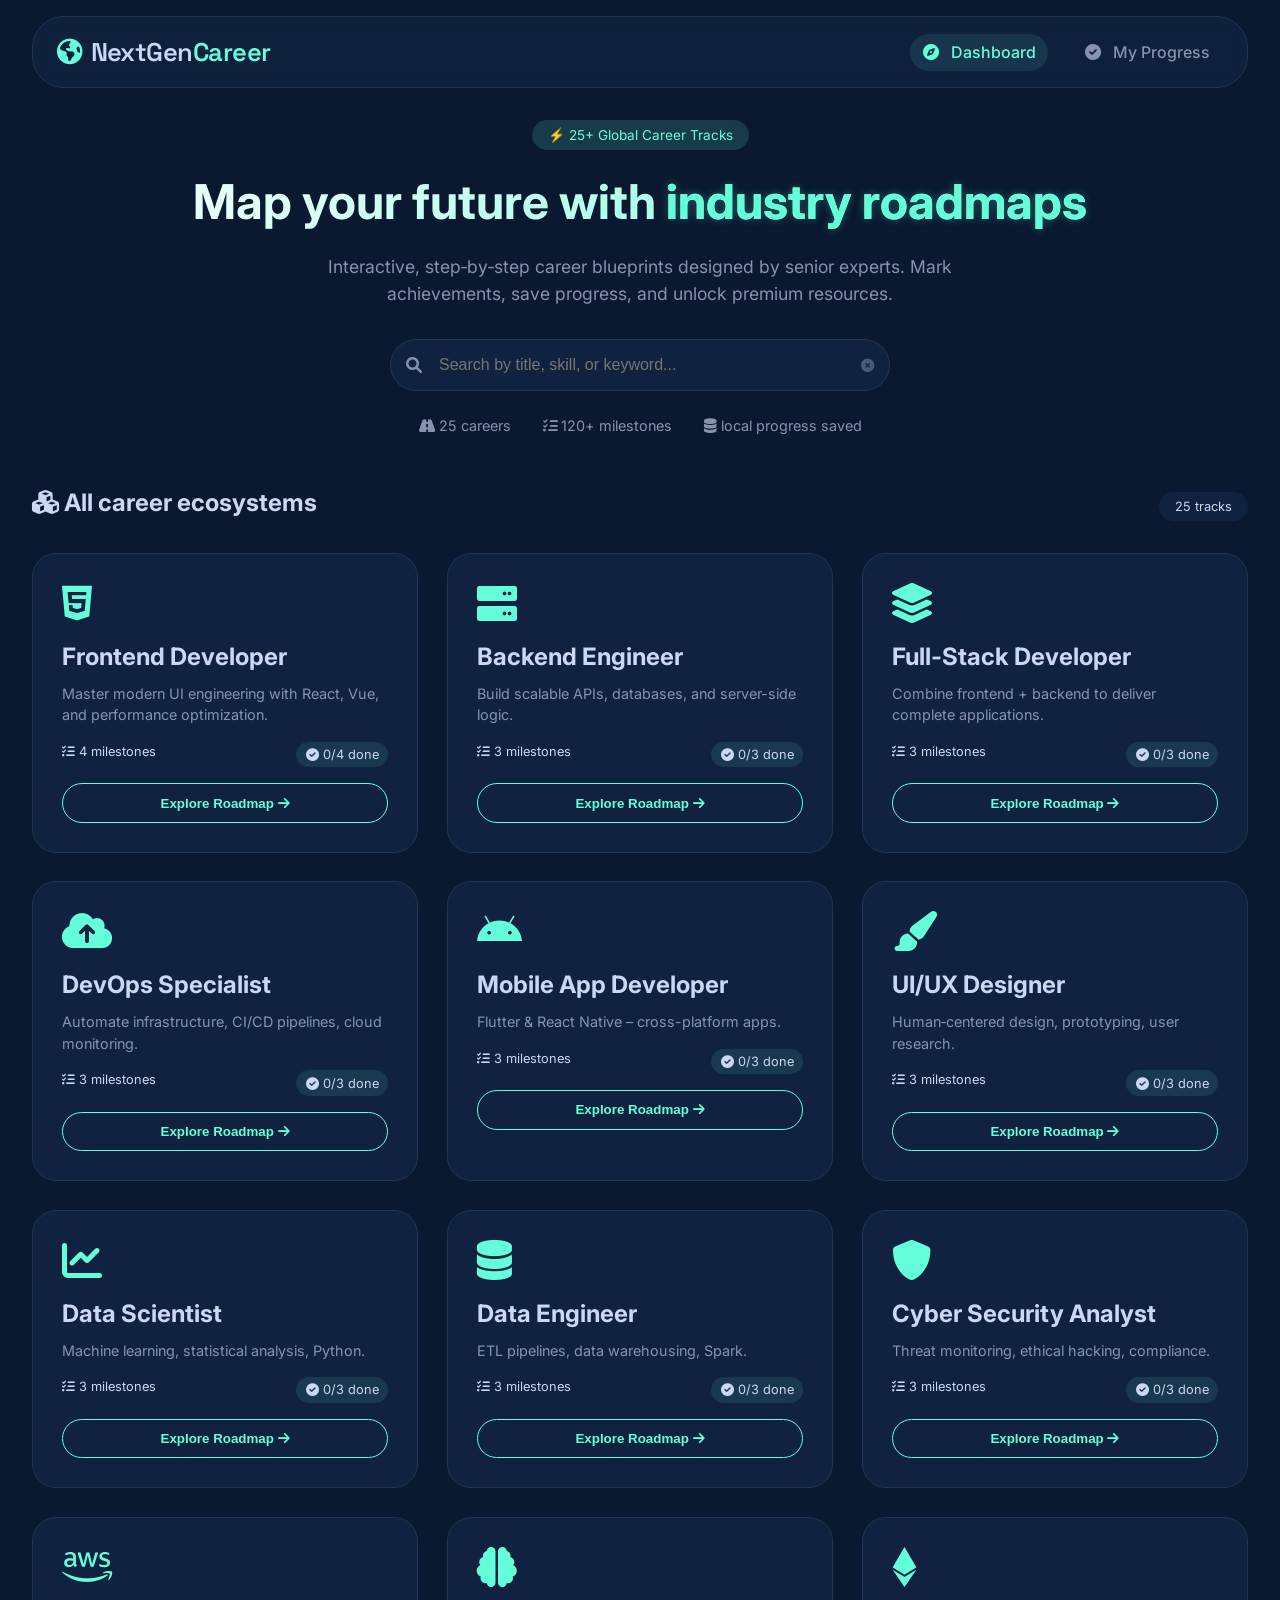
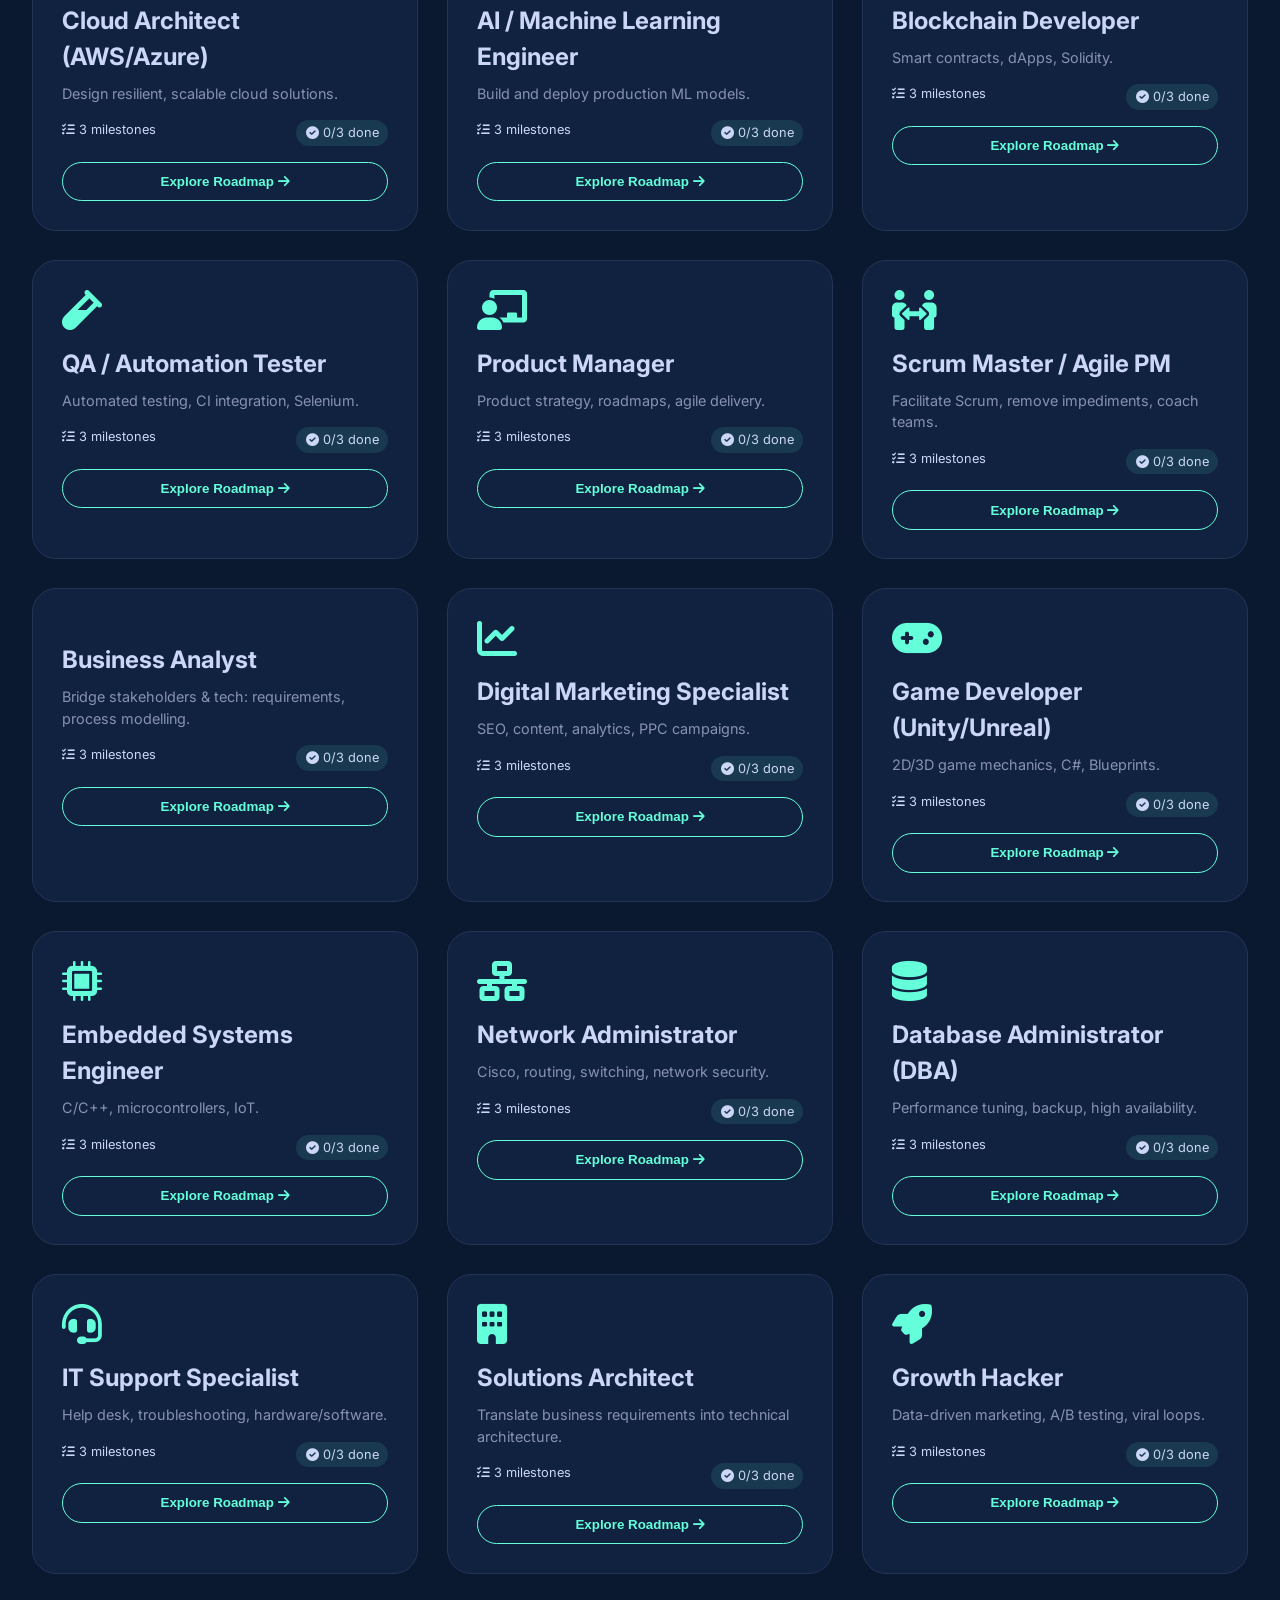
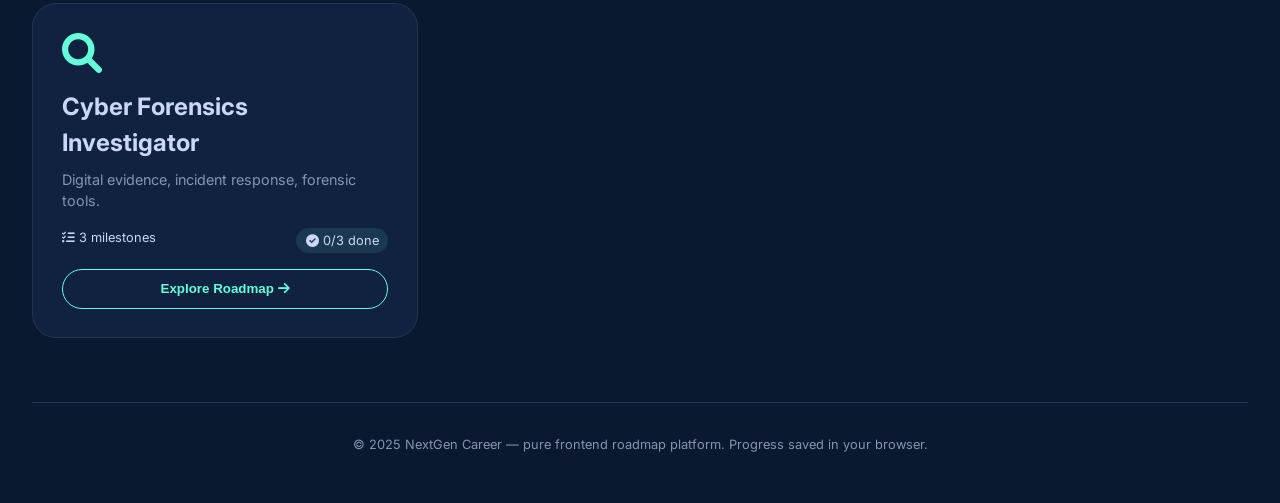
<file: index.html>
<!DOCTYPE html>
<html lang="en">
<head>
    <meta charset="UTF-8">
    <meta name="viewport" content="width=device-width, initial-scale=1.0">
    <title>NextGen Career | Dashboard</title>
    <link rel="stylesheet" href="https://cdnjs.cloudflare.com/ajax/libs/font-awesome/6.0.0-beta3/css/all.min.css">
    <link href="https://fonts.googleapis.com/css2?family=Inter:wght@300;400;600;700&family=Space+Grotesk:wght@400;500;600&display=swap" rel="stylesheet">
    <link rel="stylesheet" href="style.css">
</head>
<body>
    <div class="app-container">
        <nav class="glass-nav">
            <div class="nav-brand"><i class="fas fa-globe-americas nav-icon"></i><span>NextGen<span class="teal">Career</span></span></div>
            <div class="nav-links"><a href="index.html" class="nav-link active-link"><i class="fas fa-compass"></i> Dashboard</a><a href="#" id="favoritesIndicator" class="nav-link"><i class="fas fa-check-circle"></i> My Progress</a></div>
        </nav>
        <main class="dashboard-main">
            <section class="hero">
                <div class="hero-badge">⚡ 25+ Global Career Tracks</div>
                <h1 class="hero-title">Map your future with <span class="teal-glow">industry roadmaps</span></h1>
                <p class="hero-desc">Interactive, step‑by‑step career blueprints designed by senior experts. Mark achievements, save progress, and unlock premium resources.</p>
                <div class="search-wrapper"><i class="fas fa-search search-icon"></i><input type="text" id="trackSearch" class="search-input" placeholder="Search by title, skill, or keyword..."><button id="clearSearchBtn" class="clear-search"><i class="fas fa-times-circle"></i></button></div>
                <div class="stats-row"><span><i class="fas fa-road"></i> 25 careers</span><span><i class="fas fa-tasks"></i> 120+ milestones</span><span><i class="fas fa-database"></i> local progress saved</span></div>
            </section>
            <section class="career-grid-section">
                <div class="section-header"><h2><i class="fas fa-cubes"></i> All career ecosystems</h2><span id="resultCount" class="result-badge">25 tracks ready</span></div>
                <div id="careerCardsGrid" class="career-grid"><div class="loader-grid"><i class="fas fa-spinner fa-pulse"></i> Loading roadmaps...</div></div>
            </section>
        </main>
        <footer class="modern-footer"><p>© 2025 NextGen Career — pure frontend roadmap platform. Progress saved in your browser.</p></footer>
    </div>
    <script src="data.js"></script>
    <script>
        (function(){
            if(typeof careerTracksData==='undefined'){document.getElementById('careerCardsGrid').innerHTML='<div class="error-msg">⚠️ Data error</div>';return;}
            const tracks=careerTracksData, grid=document.getElementById('careerCardsGrid'), search=document.getElementById('trackSearch'), clearBtn=document.getElementById('clearSearchBtn'), resultSpan=document.getElementById('resultCount');
            function escapeHtml(s){if(!s)return '';return s.replace(/[&<>]/g,function(m){if(m==='&')return '&amp;';if(m==='<')return '&lt;';if(m==='>')return '&gt;';return m;});}
            function renderCards(filtered){
                if(!Object.keys(filtered).length){grid.innerHTML=`<div class="no-results"><i class="fas fa-map-frown"></i><h3>No matching tracks</h3><p>Try different keywords.</p></div>`;resultSpan.innerText='0 tracks';return;}
                let html='';
                for(let [key,track] of Object.entries(filtered)){
                    let doneCount=0;
                    try{const stored=localStorage.getItem(`ng_progress_${key}`);if(stored)doneCount=new Set(JSON.parse(stored)).size;}catch(e){}
                    html+=`<div class="career-card"><div class="card-header-icon"><i class="${track.icon_class||'fas fa-code-branch'}"></i></div><h3 class="card-title">${escapeHtml(track.title)}</h3><p class="card-desc">${escapeHtml(track.desc)}</p><div class="card-meta"><span><i class="fas fa-list-check"></i> ${track.steps.length} milestones</span><span class="progress-chip"><i class="fas fa-check-circle"></i> ${doneCount}/${track.steps.length} done</span></div><button class="card-btn" data-track="${key}">Explore Roadmap <i class="fas fa-arrow-right"></i></button></div>`;
                }
                grid.innerHTML=html;
                resultSpan.innerText=`${Object.keys(filtered).length} tracks`;
                document.querySelectorAll('.card-btn').forEach(btn=>btn.addEventListener('click',()=>{window.location.href=`roadmap.html?track=${encodeURIComponent(btn.dataset.track)}`;}));
            }
            function filterTracks(q){
                if(!q.trim())return tracks;
                const lower=q.toLowerCase(), filtered={};
                for(let [key,track] of Object.entries(tracks)){
                    let match=track.title.toLowerCase().includes(lower)||track.desc.toLowerCase().includes(lower);
                    if(!match && track.steps) match=track.steps.some(s=>s.title.toLowerCase().includes(lower)||(s.tags&&s.tags.some(t=>t.toLowerCase().includes(lower))));
                    if(match) filtered[key]=track;
                }
                return filtered;
            }
            function update(){renderCards(filterTracks(search.value));clearBtn.style.opacity=search.value?'1':'0.4';}
            search.addEventListener('input',update);
            clearBtn.addEventListener('click',()=>{search.value='';update();search.focus();});
            renderCards(tracks);
            window.addEventListener('storage',()=>update());
        })();
    </script>
</body>
</html>
</file>
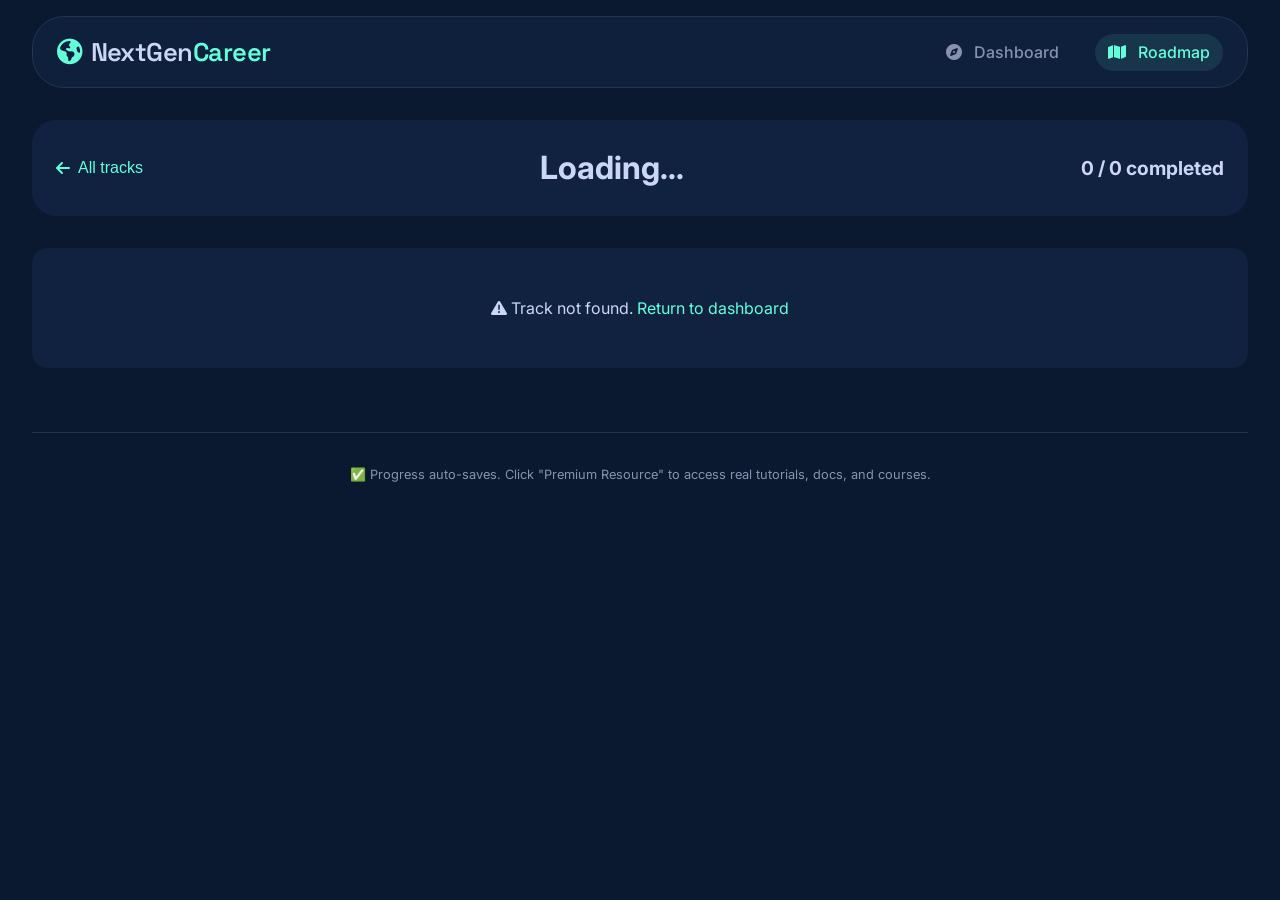
<file: roadmap.html>
<!DOCTYPE html>
<html lang="en">
<head>
    <meta charset="UTF-8">
    <meta name="viewport" content="width=device-width, initial-scale=1.0">
    <title>NextGen Career | Interactive Roadmap</title>
    <link rel="stylesheet" href="https://cdnjs.cloudflare.com/ajax/libs/font-awesome/6.0.0-beta3/css/all.min.css">
    <link href="https://fonts.googleapis.com/css2?family=Inter:wght@300;400;600;700&family=Space+Grotesk:wght@400;500;600&display=swap" rel="stylesheet">
    <link rel="stylesheet" href="style.css">
</head>
<body>
    <div class="app-container">
        <nav class="glass-nav">
            <div class="nav-brand"><i class="fas fa-globe-americas nav-icon"></i><span>NextGen<span class="teal">Career</span></span></div>
            <div class="nav-links"><a href="index.html" class="nav-link"><i class="fas fa-compass"></i> Dashboard</a><a href="#" class="nav-link active-link" id="trackNameNav"><i class="fas fa-map"></i> Roadmap</a></div>
        </nav>
        <main class="roadmap-main">
            <div class="roadmap-header">
                <button id="backBtn" class="back-button"><i class="fas fa-arrow-left"></i> All tracks</button>
                <div class="track-title-area"><h1 id="roadmapTitle">Loading...</h1><p id="roadmapDesc"></p></div>
                <div class="progress-stats"><span id="doneCounter">0</span> / <span id="totalSteps">0</span> completed</div>
            </div>
            <div id="timelineContainer" class="vertical-timeline"><div class="loader-timeline"><i class="fas fa-spinner fa-pulse"></i> Building roadmap...</div></div>
        </main>
        <footer class="modern-footer"><p>✅ Progress auto-saves. Click "Premium Resource" to access real tutorials, docs, and courses.</p></footer>
    </div>

    <script src="data.js"></script>
    <script>
        (function(){
            const params = new URLSearchParams(window.location.search);
            const trackKey = params.get('track');
            if(!trackKey || !careerTracksData[trackKey]){
                document.getElementById('timelineContainer').innerHTML = '<div class="error-msg"><i class="fas fa-exclamation-triangle"></i> Track not found. <a href="index.html">Return to dashboard</a></div>';
                return;
            }
            const track = careerTracksData[trackKey];
            document.getElementById('roadmapTitle').innerText = track.title;
            document.getElementById('roadmapDesc').innerText = track.desc;
            document.getElementById('trackNameNav').innerHTML = `<i class="fas fa-map"></i> ${track.title}`;
            const totalSteps = track.steps.length;
            document.getElementById('totalSteps').innerText = totalSteps;

            let completedSet = new Set();
            const storageKey = `ng_progress_${trackKey}`;
            
            function loadProgress(){
                try{
                    const stored = localStorage.getItem(storageKey);
                    if(stored) completedSet = new Set(JSON.parse(stored));
                    else completedSet.clear();
                }catch(e){ completedSet.clear(); }
                updateCounter();
            }
            function updateCounter(){
                const done = completedSet.size;
                document.getElementById('doneCounter').innerText = done;
                document.querySelectorAll('.step-checkbox').forEach(cb => {
                    const stepId = cb.getAttribute('data-step-id');
                    cb.checked = completedSet.has(stepId);
                });
            }
            function saveProgress(){
                localStorage.setItem(storageKey, JSON.stringify(Array.from(completedSet)));
                updateCounter();
            }
            function toggleStep(stepId, isChecked){
                if(isChecked) completedSet.add(stepId);
                else completedSet.delete(stepId);
                saveProgress();
            }

            // Render timeline
            const container = document.getElementById('timelineContainer');
            let timelineHtml = '<div class="timeline">';
            track.steps.forEach((step, idx) => {
                const stepId = step.id;
                const isDone = completedSet.has(stepId);
                const tagsHtml = step.tags.map(tag => `<span class="skill-tag">${escapeHtml(tag)}</span>`).join('');
                timelineHtml += `
                    <div class="timeline-item ${isDone ? 'completed-step' : ''}" data-step-id="${stepId}">
                        <div class="timeline-marker"><div class="marker-dot"></div><div class="timeline-line"></div></div>
                        <div class="timeline-content">
                            <div class="timeline-header">
                                <span class="step-num">Step ${step.num}</span>
                                <span class="step-time"><i class="far fa-clock"></i> ${step.time}</span>
                                <label class="custom-checkbox">
                                    <input type="checkbox" class="step-checkbox" data-step-id="${stepId}" ${isDone ? 'checked' : ''}>
                                    <span class="checkmark"></span>
                                    <span class="checkbox-label">Mark as Done</span>
                                </label>
                            </div>
                            <h3 class="step-title">${escapeHtml(step.title)}</h3>
                            <p class="step-body">${escapeHtml(step.body)}</p>
                            <div class="step-tags">${tagsHtml}</div>
                            <a href="${step.link}" target="_blank" rel="noopener noreferrer" class="premium-btn"><i class="fas fa-gem"></i> View Premium Resource</a>
                        </div>
                    </div>
                `;
            });
            timelineHtml += '</div>';
            container.innerHTML = timelineHtml;

            // Attach checkbox events
            document.querySelectorAll('.step-checkbox').forEach(cb => {
                cb.addEventListener('change', (e) => {
                    const stepId = cb.getAttribute('data-step-id');
                    toggleStep(stepId, cb.checked);
                    const parentItem = cb.closest('.timeline-item');
                    if(parentItem){
                        if(cb.checked) parentItem.classList.add('completed-step');
                        else parentItem.classList.remove('completed-step');
                    }
                    updateCounter();
                });
            });

            function escapeHtml(str){ if(!str) return ''; return str.replace(/[&<>]/g, function(m){ if(m==='&') return '&amp;'; if(m==='<') return '&lt;'; if(m==='>') return '&gt;'; return m;}); }
            document.getElementById('backBtn').addEventListener('click', () => { window.location.href = 'index.html'; });
            loadProgress();
        })();
    </script>
</body>
</html>
</file>
<file: style.css>
/* style.css - NextGen Career Premium Theme (Dark/Teal) */
:root {
    --bg-deep: #0a192f;
    --bg-card: #112240;
    --teal-primary: #64ffda;
    --teal-glow: rgba(100, 255, 218, 0.3);
    --text-light: #ccd6f6;
    --text-dim: #8892b0;
    --border-dim: #233554;
    --danger: #ff6b6b;
    --success: #64ffda;
}

* {
    margin: 0;
    padding: 0;
    box-sizing: border-box;
}

body {
    font-family: 'Inter', sans-serif;
    background-color: var(--bg-deep);
    color: var(--text-light);
    line-height: 1.5;
}

.app-container {
    max-width: 1440px;
    margin: 0 auto;
    padding: 1rem 2rem;
}

/* Glass Navigation */
.glass-nav {
    display: flex;
    justify-content: space-between;
    align-items: center;
    padding: 1rem 1.5rem;
    background: rgba(17, 34, 64, 0.8);
    backdrop-filter: blur(8px);
    border-radius: 2rem;
    border: 1px solid var(--border-dim);
    margin-bottom: 2rem;
}

.nav-brand {
    font-family: 'Space Grotesk', monospace;
    font-size: 1.6rem;
    font-weight: 600;
    letter-spacing: -0.02em;
}
.nav-brand .teal { color: var(--teal-primary); }
.nav-icon { color: var(--teal-primary); margin-right: 0.5rem; }

.nav-links { display: flex; gap: 1.5rem; }
.nav-link {
    color: var(--text-dim);
    text-decoration: none;
    font-weight: 500;
    transition: 0.2s;
    padding: 0.4rem 0.8rem;
    border-radius: 2rem;
}
.nav-link i { margin-right: 0.5rem; }
.nav-link:hover, .active-link { color: var(--teal-primary); background: rgba(100, 255, 218, 0.1); }

/* Hero Section */
.hero {
    text-align: center;
    margin: 2rem 0 3rem;
}
.hero-badge {
    display: inline-block;
    background: rgba(100, 255, 218, 0.15);
    padding: 0.3rem 1rem;
    border-radius: 2rem;
    font-size: 0.85rem;
    color: var(--teal-primary);
    margin-bottom: 1rem;
}
.hero-title {
    font-size: 3rem;
    font-weight: 700;
    background: linear-gradient(135deg, #ffffff 0%, var(--teal-primary) 100%);
    background-clip: text;
    -webkit-background-clip: text;
    color: transparent;
    margin-bottom: 1rem;
}
.teal-glow { text-shadow: 0 0 8px var(--teal-glow); color: var(--teal-primary); }
.hero-desc {
    max-width: 700px;
    margin: 0 auto 2rem;
    color: var(--text-dim);
    font-size: 1.1rem;
}

/* Search Bar */
.search-wrapper {
    max-width: 500px;
    margin: 0 auto 1.5rem;
    position: relative;
}
.search-icon {
    position: absolute;
    left: 1rem;
    top: 50%;
    transform: translateY(-50%);
    color: var(--text-dim);
}
.search-input {
    width: 100%;
    padding: 1rem 1rem 1rem 3rem;
    background: var(--bg-card);
    border: 1px solid var(--border-dim);
    border-radius: 3rem;
    font-size: 1rem;
    color: white;
    transition: 0.2s;
}
.search-input:focus {
    outline: none;
    border-color: var(--teal-primary);
    box-shadow: 0 0 0 3px var(--teal-glow);
}
.clear-search {
    position: absolute;
    right: 1rem;
    top: 50%;
    transform: translateY(-50%);
    background: none;
    border: none;
    color: var(--text-dim);
    cursor: pointer;
    opacity: 0.5;
    transition: 0.2s;
}
.clear-search:hover { opacity: 1; color: var(--teal-primary); }

.stats-row {
    display: flex;
    justify-content: center;
    gap: 2rem;
    font-size: 0.9rem;
    color: var(--text-dim);
}

/* Career Grid */
.career-grid-section {
    margin: 3rem 0;
}
.section-header {
    display: flex;
    justify-content: space-between;
    align-items: baseline;
    margin-bottom: 2rem;
    flex-wrap: wrap;
}
.result-badge {
    background: var(--bg-card);
    padding: 0.3rem 1rem;
    border-radius: 2rem;
    font-size: 0.8rem;
}
.career-grid {
    display: grid;
    grid-template-columns: repeat(auto-fill, minmax(300px, 1fr));
    gap: 1.8rem;
}
.career-card {
    background: var(--bg-card);
    border-radius: 1.5rem;
    padding: 1.8rem;
    transition: transform 0.2s, box-shadow 0.2s;
    border: 1px solid var(--border-dim);
}
.career-card:hover {
    transform: translateY(-5px);
    box-shadow: 0 20px 30px -15px rgba(0,0,0,0.4);
    border-color: var(--teal-primary);
}
.card-header-icon i {
    font-size: 2.5rem;
    color: var(--teal-primary);
    margin-bottom: 1rem;
}
.card-title {
    font-size: 1.5rem;
    margin-bottom: 0.5rem;
}
.card-desc {
    color: var(--text-dim);
    font-size: 0.9rem;
    margin-bottom: 1rem;
}
.card-meta {
    display: flex;
    justify-content: space-between;
    margin: 1rem 0;
    font-size: 0.8rem;
}
.progress-chip {
    background: rgba(100, 255, 218, 0.1);
    padding: 0.2rem 0.6rem;
    border-radius: 2rem;
}
.card-btn {
    width: 100%;
    background: transparent;
    border: 1px solid var(--teal-primary);
    padding: 0.7rem;
    border-radius: 2rem;
    color: var(--teal-primary);
    font-weight: 600;
    cursor: pointer;
    transition: 0.2s;
}
.card-btn:hover {
    background: var(--teal-primary);
    color: #0a192f;
}
.loader-grid, .no-results {
    text-align: center;
    padding: 4rem;
    color: var(--text-dim);
}

/* Roadmap Header & Timeline */
.roadmap-header {
    display: flex;
    align-items: center;
    justify-content: space-between;
    flex-wrap: wrap;
    gap: 1rem;
    margin-bottom: 2rem;
    background: var(--bg-card);
    padding: 1.5rem;
    border-radius: 1.5rem;
}
.back-button {
    background: none;
    border: none;
    color: var(--teal-primary);
    font-size: 1rem;
    cursor: pointer;
    display: flex;
    align-items: center;
    gap: 0.5rem;
    transition: 0.2s;
}
.back-button:hover { opacity: 0.8; }
.progress-stats {
    font-size: 1.2rem;
    font-weight: bold;
}
.vertical-timeline {
    margin: 2rem 0;
}
.timeline {
    position: relative;
    padding-left: 2rem;
}
.timeline-item {
    display: flex;
    margin-bottom: 2.5rem;
    position: relative;
}
.timeline-marker {
    position: relative;
    width: 2rem;
    display: flex;
    flex-direction: column;
    align-items: center;
    margin-right: 1rem;
}
.marker-dot {
    width: 1rem;
    height: 1rem;
    background: var(--teal-primary);
    border-radius: 50%;
    border: 2px solid var(--bg-deep);
    box-shadow: 0 0 0 2px var(--teal-glow);
    z-index: 2;
}
.timeline-line {
    flex: 1;
    width: 2px;
    background: var(--border-dim);
    margin-top: 1rem;
}
.timeline-item:last-child .timeline-line { display: none; }
.timeline-content {
    flex: 1;
    background: var(--bg-card);
    border-radius: 1.2rem;
    padding: 1.5rem;
    border-left: 3px solid var(--teal-primary);
    transition: 0.2s;
}
.timeline-header {
    display: flex;
    flex-wrap: wrap;
    gap: 1rem;
    align-items: center;
    margin-bottom: 1rem;
}
.step-num {
    background: rgba(100, 255, 218, 0.2);
    padding: 0.2rem 0.7rem;
    border-radius: 2rem;
    font-size: 0.8rem;
    font-weight: 600;
}
.step-time {
    color: var(--text-dim);
    font-size: 0.8rem;
}
.custom-checkbox {
    display: inline-flex;
    align-items: center;
    gap: 0.5rem;
    cursor: pointer;
}
.custom-checkbox input {
    display: none;
}
.checkmark {
    width: 1.2rem;
    height: 1.2rem;
    border-radius: 0.3rem;
    border: 2px solid var(--teal-primary);
    display: inline-block;
    position: relative;
    transition: 0.1s;
}
.custom-checkbox input:checked + .checkmark {
    background: var(--teal-primary);
}
.custom-checkbox input:checked + .checkmark::after {
    content: "✓";
    position: absolute;
    color: #0a192f;
    font-size: 0.9rem;
    top: -2px;
    left: 2px;
}
.checkbox-label {
    font-size: 0.85rem;
    color: var(--text-dim);
}
.step-title {
    font-size: 1.3rem;
    margin-bottom: 0.5rem;
}
.step-body {
    color: var(--text-dim);
    margin-bottom: 1rem;
}
.step-tags {
    display: flex;
    flex-wrap: wrap;
    gap: 0.5rem;
    margin-bottom: 1rem;
}
.skill-tag {
    background: rgba(100, 255, 218, 0.1);
    padding: 0.2rem 0.7rem;
    border-radius: 2rem;
    font-size: 0.7rem;
    font-weight: 500;
}
.premium-btn {
    display: inline-flex;
    align-items: center;
    gap: 0.5rem;
    background: linear-gradient(135deg, #2a3b5c, #0f1b2f);
    padding: 0.5rem 1rem;
    border-radius: 2rem;
    color: var(--teal-primary);
    text-decoration: none;
    font-size: 0.85rem;
    transition: 0.2s;
    border: none;
    cursor: pointer;
}
.premium-btn:hover {
    background: var(--teal-primary);
    color: #0a192f;
}
.completed-step .timeline-content {
    opacity: 0.8;
    border-left-color: #4c9f8f;
}
.completed-step .marker-dot {
    background: #4c9f8f;
}

/* Footer */
.modern-footer {
    text-align: center;
    margin-top: 4rem;
    padding: 2rem 0;
    border-top: 1px solid var(--border-dim);
    color: var(--text-dim);
    font-size: 0.8rem;
}

/* Responsive Design */
@media (max-width: 768px) {
    .app-container { padding: 1rem; }
    .hero-title { font-size: 2rem; }
    .glass-nav { flex-direction: column; gap: 1rem; }
    .timeline-item { flex-direction: column; }
    .timeline-marker { flex-direction: row; width: auto; margin-bottom: 0.5rem; }
    .timeline-line { display: none; }
    .timeline { padding-left: 0; }
    .roadmap-header { flex-direction: column; align-items: flex-start; }
    .section-header { flex-direction: column; gap: 0.5rem; }
}

/* Loading & Error States */
.loader-timeline, .error-msg {
    text-align: center;
    padding: 3rem;
    background: var(--bg-card);
    border-radius: 1rem;
}
.error-msg a {
    color: var(--teal-primary);
    text-decoration: none;
}
.error-msg a:hover {
    text-decoration: underline;
}
</file>
